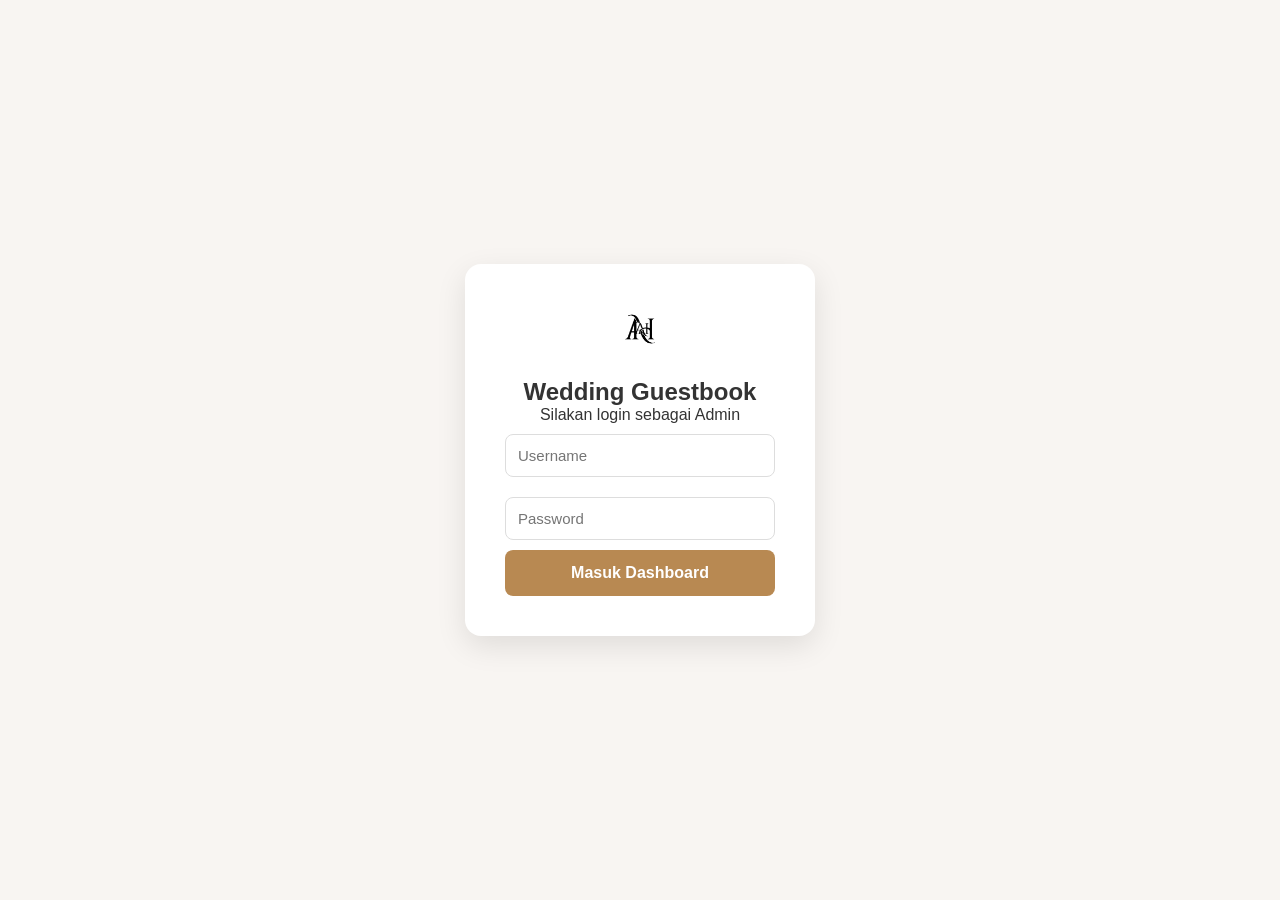
<file: index.html>
<!DOCTYPE html>
<html lang="id">
<head>
<meta charset="UTF-8">
<meta name="viewport" content="width=device-width, initial-scale=1.0">

<title>Login Admin</title>

<link rel="stylesheet" href="css/style.css">

<style>

body{
    margin:0;
    background:#f8f5f2;
    display:flex;
    justify-content:center;
    align-items:center;
    height:100vh;
    font-family:Arial,sans-serif;
}

.login-box{

    width:350px;

    background:white;

    padding:40px;

    border-radius:16px;

    box-shadow:0 10px 30px rgba(0,0,0,.1);

    text-align:center;

}

.login-box img{

    width:90px;

    margin-bottom:20px;

}

input{

    width:100%;

    padding:12px;

    margin:10px 0;

    border:1px solid #ddd;

    border-radius:8px;

    box-sizing:border-box;

}

button{

    width:100%;

    padding:14px;

    border:none;

    border-radius:8px;

    background:#b88952;

    color:white;

    font-size:16px;

    cursor:pointer;

}

button:hover{

    opacity:.9;

}

</style>

</head>

<body>

<div class="login-box">

<img src="assets/logo.png">

<h2>Wedding Guestbook</h2>

<p>Silakan login sebagai Admin</p>

<input id="username" placeholder="Username">

<input id="password" type="password" placeholder="Password">

<button onclick="login()">

Masuk Dashboard

</button>

</div>

<script src="js/config.js"></script>
<script src="js/login.js"></script>

</body>
</html>
</file>
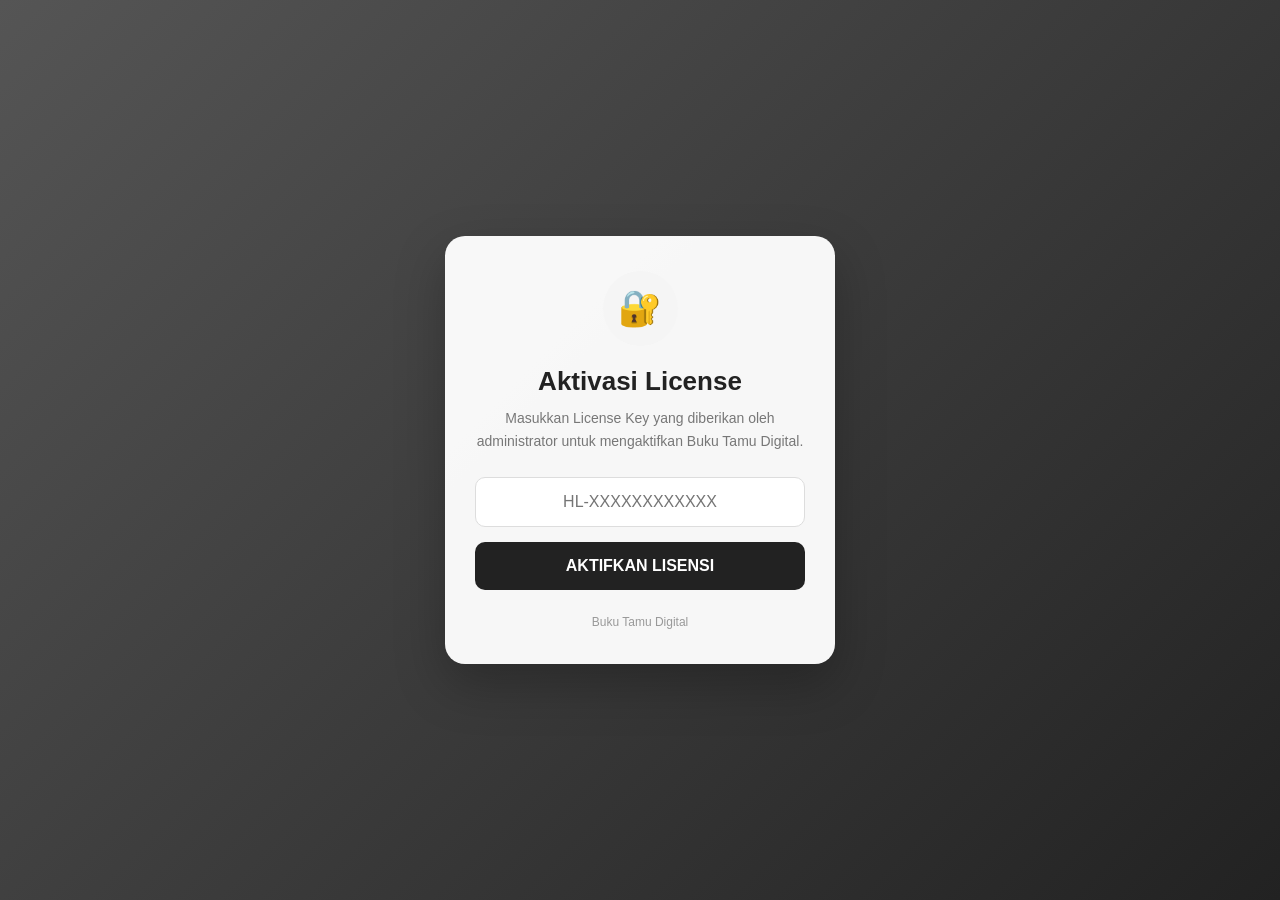
<file: activation.html>
<!DOCTYPE html>
<html lang="id">

<head>
    <meta charset="UTF-8">
    <meta name="viewport" content="width=device-width, initial-scale=1.0">

    <title>Aktivasi License - Buku Tamu Digital</title>

    <link rel="stylesheet" href="css/style.css">

    <style>
        * {
            box-sizing: border-box;
        }

        body {
            margin: 0;
            min-height: 100vh;
            display: flex;
            align-items: center;
            justify-content: center;

            font-family: Arial, sans-serif;

            background:
    linear-gradient(
        135deg,
        #555,
        #222
    );
        }

        .license-container {
            width: 100%;
            max-width: 430px;
            padding: 20px;
        }

        .license-card {
            background: rgba(255, 255, 255, 0.96);
            border-radius: 20px;
            padding: 35px 30px;

            text-align: center;

            box-shadow:
                0 20px 50px rgba(0, 0, 0, 0.25);

            animation: fadeIn 0.6s ease;
        }

        .license-icon {
            width: 75px;
            height: 75px;

            margin: 0 auto 20px;

            display: flex;
            align-items: center;
            justify-content: center;

            border-radius: 50%;

            background: #f5f5f5;

            font-size: 35px;
        }

        h1 {
            margin: 0 0 10px;
            font-size: 26px;
            color: #222;
        }

        .subtitle {
            margin: 0 0 25px;
            color: #777;
            font-size: 14px;
            line-height: 1.6;
        }

        .license-input {
            width: 100%;

            padding: 15px;

            border: 1px solid #ddd;
            border-radius: 10px;

            font-size: 16px;
            text-align: center;

            outline: none;

            transition: 0.2s;
        }

        .license-input:focus {
            border-color: #333;
            box-shadow: 0 0 0 3px rgba(0, 0, 0, 0.05);
        }

        .activate-button {
            width: 100%;

            margin-top: 15px;

            padding: 15px;

            border: none;
            border-radius: 10px;

            background: #222;
            color: white;

            font-size: 16px;
            font-weight: bold;

            cursor: pointer;

            transition: 0.2s;
        }

        .activate-button:hover {
            background: #444;
        }

        .activate-button:disabled {
            opacity: 0.6;
            cursor: not-allowed;
        }

        .message {
            margin-top: 15px;
            padding: 12px;

            border-radius: 8px;

            font-size: 14px;

            display: none;
        }

        .message.success {
            display: block;
            background: #e8f5e9;
            color: #2e7d32;
        }

        .message.error {
            display: block;
            background: #ffebee;
            color: #c62828;
        }

        .loading {
            display: none;
            margin-top: 15px;
            color: #777;
            font-size: 14px;
        }

        .footer {
            margin-top: 25px;
            font-size: 12px;
            color: #999;
        }

        @keyframes fadeIn {
            from {
                opacity: 0;
                transform: translateY(20px);
            }

            to {
                opacity: 1;
                transform: translateY(0);
            }
        }
    </style>
</head>

<body>

    <div class="license-container">

        <div class="license-card">

            <div class="license-icon">
                🔐
            </div>

            <h1>Aktivasi License</h1>

            <p class="subtitle">
                Masukkan License Key yang diberikan oleh
                administrator untuk mengaktifkan
                Buku Tamu Digital.
            </p>

            <input
                type="text"
                id="licenseInput"
                class="license-input"
                placeholder="HL-XXXXXXXXXXXX"
                autocomplete="off"
                spellcheck="false"
            >

            <button
                id="activateButton"
                class="activate-button"
                onclick="activateLicense()"
            >
                AKTIFKAN LISENSI
            </button>

            <div id="loading" class="loading">
                Memeriksa license...
            </div>

            <div id="message" class="message"></div>

            <div class="footer">
                Buku Tamu Digital
            </div>

        </div>

    </div>

    <script src="js/config.js"></script>
    <script src="js/license.js"></script>
    
</body>

</html>
</file>
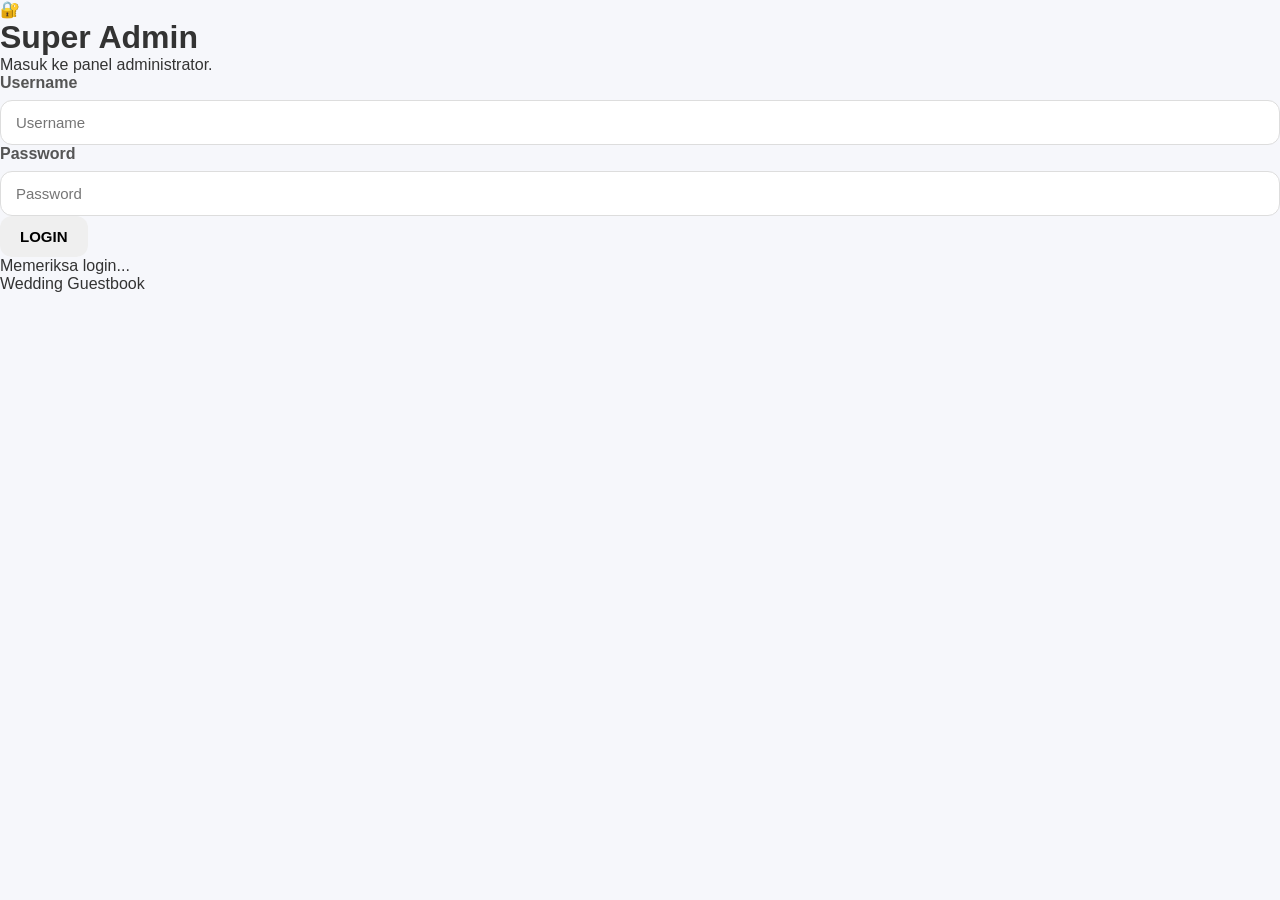
<file: admin-login.html>
<!DOCTYPE html>
<html lang="id">

<head>

<meta charset="UTF-8">

<meta name="viewport"
      content="width=device-width, initial-scale=1.0">

<title>Super Admin Login</title>

<link rel="stylesheet" href="css/style.css">

</head>

<body>

<div class="login-container">

    <div class="login-card">

        <div class="login-icon">
            🔐
        </div>

        <h1>Super Admin</h1>

        <p class="subtitle">
            Masuk ke panel administrator.
        </p>

        <form id="adminLoginForm">

            <div class="form-group">

                <label>
                    Username
                </label>

                <input
                    type="text"
                    id="username"
                    class="login-input"
                    placeholder="Username"
                    autocomplete="username"
                    required
                >

            </div>

            <div class="form-group">

                <label>
                    Password
                </label>

                <input
                    type="password"
                    id="password"
                    class="login-input"
                    placeholder="Password"
                    autocomplete="current-password"
                    required
                >

            </div>

            <button
                type="submit"
                id="loginButton"
                class="login-button"
            >
                LOGIN
            </button>

        </form>

        <div id="loading"
             class="loading">

            Memeriksa login...

        </div>

        <div id="message"
             class="message">
        </div>

        <div class="footer">
            Wedding Guestbook
        </div>

    </div>

</div>

<script src="js/config.js"></script>
<script src="js/admin-login.js"></script>

</body>

</html>
</file>
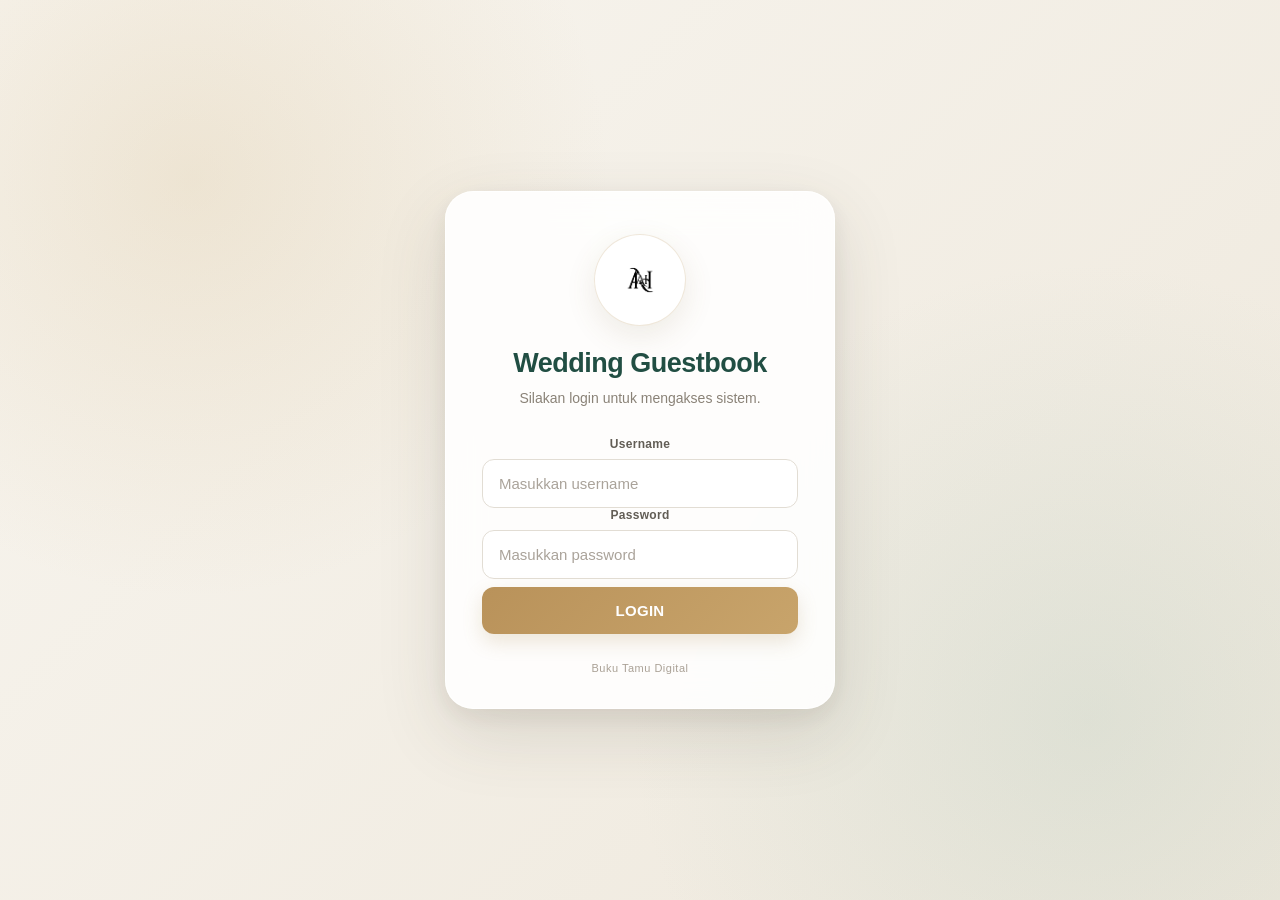
<file: dashboard.html>
<!DOCTYPE html>
<html lang="id">

<head>

    <meta charset="UTF-8">

    <meta name="viewport" content="width=device-width, initial-scale=1.0">

    <title>Dashboard - Wedding Guestbook</title>

    <link rel="stylesheet" href="css/style.css">

    <style>

        :root {
            --primary: #214E43;
            --secondary: #2f6a5c;
            --accent: #E8C547;
        }

        /* ================= DELIVERY ================= */

        .delivery-stats {
            display: grid;
            grid-template-columns: repeat(2, 1fr);
            gap: 12px;
            margin-top: 15px;
        }

        .delivery-item {
            display: flex;
            justify-content: space-between;
            align-items: center;

            padding: 12px 16px;

            border-radius: 12px;

            font-weight: 600;
            color: white;
        }

        .delivery-item strong {
            font-size: 22px;
        }

        .delivery-item.wa {
            background: #28a745;
        }

        .delivery-item.fisik {
            background: #4ac3f3;
        }

        .delivery-item.both {
            background: #ffc107;
            color: #333;
        }

        .delivery-item.none {
            background: #dc3545;
        }

        /* ================= ADMIN DROPDOWN ================= */

        .admin-wrapper {
            position: relative;
        }

        .admin {
            border: none;
            cursor: pointer;

            background: white;
            color: #333;

            padding: 12px 20px;

            border-radius: 50px;

            box-shadow: 0 10px 30px rgba(0,0,0,.08);

            font-size: 15px;
            font-weight: 600;

            display: flex;
            align-items: center;
            gap: 6px;
        }

        .admin:hover {
            transform: translateY(-2px);
        }

        .admin-menu {
            display: none;

            position: absolute;

            right: 0;
            top: calc(100% + 10px);

            min-width: 200px;

            background: white;

            border-radius: 14px;

            padding: 8px;

            box-shadow: 0 10px 30px rgba(0,0,0,.15);

            z-index: 9999;
        }

        .admin-menu.show {
            display: block;
        }

        .admin-menu a {
            display: block;

            padding: 12px 14px;

            border-radius: 10px;

            color: #333;

            text-decoration: none;

            font-size: 14px;
        }

        .admin-menu a:hover {
            background: #f2f5f4;
        }

        /* License hanya untuk Super Admin */
        #adminLicenseMenu {
            display: none;
        }

    </style>

</head>


<body>


<!-- ================= SIDEBAR ================= -->

<aside class="sidebar">

    <div class="logo">

        <img
            src="assets/logo.png"
            alt="Logo"
        >

        <h2 id="appName"></h2>

    </div>


    <nav>

        <a href="dashboard.html" class="active">
            🏠 Dashboard
        </a>

        <a href="guests.html">
            👥 Daftar Tamu
        </a>

        <a href="scanner.html">
            📷 Scanner
        </a>

        <a href="#" id="displayMenu">
    📺 Display
</a>

        <a href="invitation.html">
            💌 Undangan
        </a>

        <a href="settings.html">
            ⚙ Pengaturan
        </a>

    </nav>

</aside>


<!-- ================= CONTENT ================= -->

<main class="content">


    <!-- ================= TOPBAR ================= -->

    <header class="topbar">

        <div>

            <h1>
                Dashboard
            </h1>

            <p>
                Selamat datang di Wedding Guestbook
            </p>

        </div>


        <div class="admin-wrapper">

            <button
                class="admin"
                id="adminName"
                type="button"
            >
                👤 Admin ▾
            </button>


            <div
                class="admin-menu"
                id="adminMenu"
            >

                <a
                    href="license.html"
                    id="adminLicenseMenu"
                >
                    🔑 Kelola License
                </a>

                <a
                    href="#"
                    id="logoutMenu"
                >
                    🚪 Logout
                </a>

            </div>

        </div>

    </header>


    <!-- ================= HERO ================= -->

    <section
        id="hero"
        class="hero"
    >

        <div class="hero-overlay"></div>


        <div class="hero-content">

            <img
                id="weddingLogo"
                class="hero-logo"
                src="assets/logo.png"
                alt="Wedding Logo"
            >


            <h1 id="coupleName">
                Loading...
            </h1>


            <p id="weddingDate"></p>

            <p id="weddingVenue"></p>

        </div>

    </section>


    <!-- ================= STATISTICS ================= -->

    <section class="cards">


        <div class="card">

            <h3>
                Total Tamu
            </h3>

            <h2 id="total">
                0
            </h2>

        </div>


        <div class="card">

            <h3>
                Sudah Hadir
            </h3>

            <h2 id="hadir">
                0
            </h2>

        </div>


        <div class="card">

            <h3>
                Belum Hadir
            </h3>

            <h2 id="belum">
                0
            </h2>

        </div>


    </section>


    <!-- ================= PROGRESS ================= -->

    <section class="activity">

        <h2>
            📈 Progress Kehadiran
        </h2>


        <div class="progress-box">

            <div class="progress-bar">

                <div
                    id="progressFill"
                    class="progress-fill"
                ></div>

            </div>


            <div
                id="progressText"
                class="progress-text"
            >
                0%
            </div>

        </div>

    </section>


    <!-- ================= AKTIVITAS ================= -->

    <section class="activity">

        <h2>
            Aktivitas Terbaru
        </h2>


        <div id="latestGuest">

            Belum ada tamu yang check-in.

        </div>

    </section>


    <!-- ================= DELIVERY ================= -->

    <section class="activity">

        <h2>
            📦 Status Pengiriman
        </h2>


        <div class="delivery-stats">


            <div class="delivery-item wa">

                <span>
                    🟢 WhatsApp
                </span>

                <strong id="waCount">
                    0
                </strong>

            </div>


            <div class="delivery-item fisik">

                <span>
                    🔵 Fisik
                </span>

                <strong id="fisikCount">
                    0
                </strong>

            </div>


            <div class="delivery-item both">

                <span>
                    🟡 Keduanya
                </span>

                <strong id="bothCount">
                    0
                </strong>

            </div>


            <div class="delivery-item none">

                <span>
                    🔴 Belum
                </span>

                <strong id="noneCount">
                    0
                </strong>

            </div>


        </div>

    </section>


</main>

<!-- ================= JAVASCRIPT ================= -->

<script src="js/config.js"></script>
<script src="js/license.js"></script>
<script src="js/session.js"></script>
<script src="js/dashboard.js"></script>

</body>

</html>
</file>
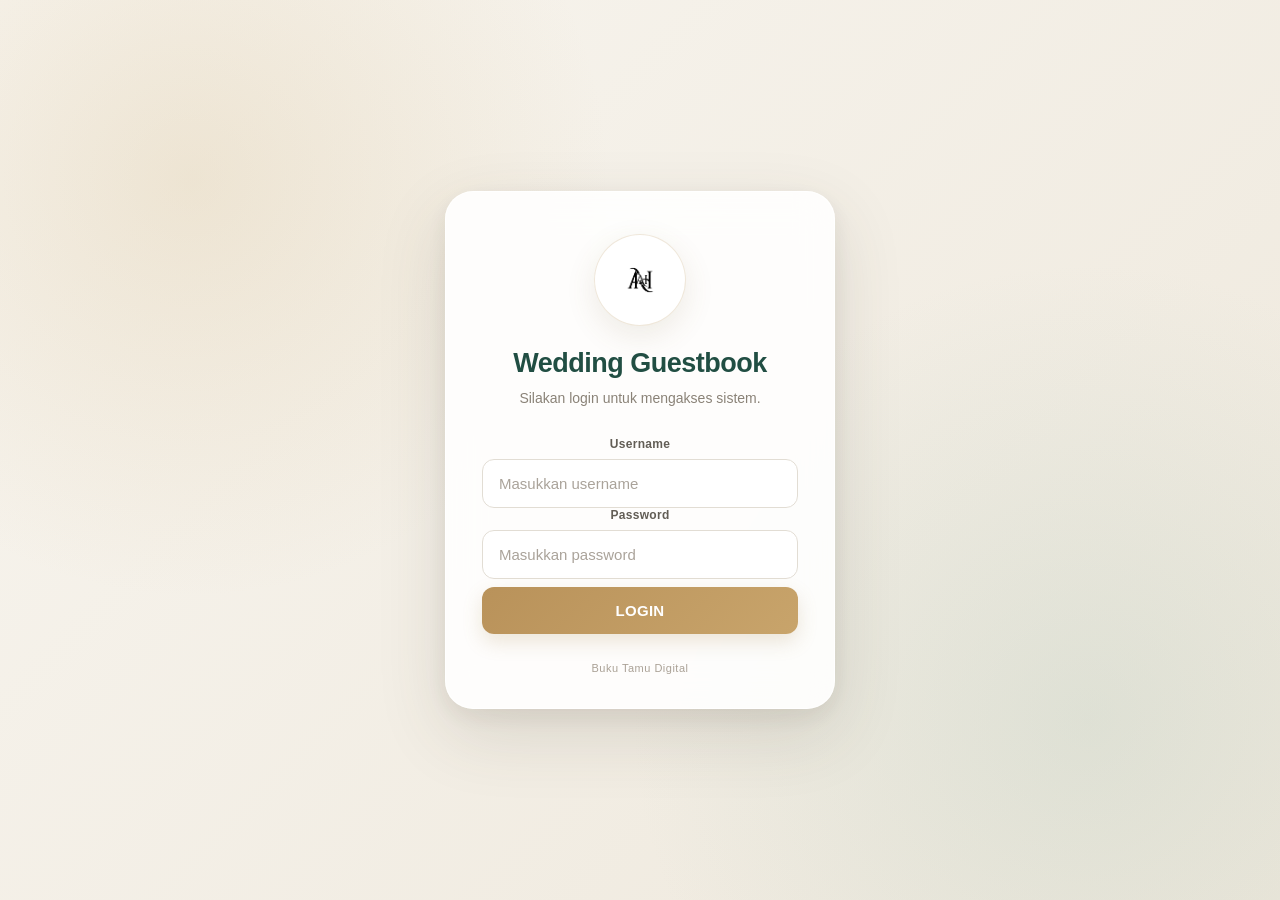
<file: display.html>
<!DOCTYPE html>
<html lang="id">

<head>

    <meta charset="UTF-8">

    <meta name="viewport"
          content="width=device-width, initial-scale=1.0">

    <title>Display - Wedding Guestbook</title>

    <link rel="stylesheet" href="css/style.css">

    <style>

        * {
            box-sizing: border-box;
        }

        body {

            margin: 0;

            min-height: 100vh;

            background:
                linear-gradient(
                    135deg,
                    #214E43,
                    #2f6a5c
                );

            font-family: Arial, sans-serif;

            color: white;

            overflow: hidden;

        }


        /* ================= DISPLAY ================= */

        .display-page {

            min-height: 100vh;

            display: flex;

            flex-direction: column;

            align-items: center;

            justify-content: center;

            padding: 40px;

            text-align: center;

        }


        /* ================= LOGO ================= */

        #weddingLogo {

            width: 100px;

            height: 100px;

            object-fit: contain;

            margin-bottom: 20px;

            display: none;

        }


        /* ================= COUPLE ================= */

        #coupleName {

            margin: 0;

            font-size: clamp(
                40px,
                5vw,
                80px
            );

            font-weight: 700;

        }


        .welcome {

            margin-top: 15px;

            font-size: clamp(
                22px,
                2.5vw,
                36px
            );

            opacity: .9;

        }


        /* ================= LATEST ================= */

        .latest-title {

            margin-top: 45px;

            margin-bottom: 25px;

            font-size: clamp(
                25px,
                3vw,
                42px
            );

        }


        #latestGuest {

            width: min(
                900px,
                90vw
            );

            display: flex;

            flex-direction: column;

            gap: 15px;

        }


        .guest-card {

            display: flex;

            align-items: center;

            gap: 20px;

            padding: 18px 25px;

            border-radius: 18px;

            background: rgba(
                255,
                255,
                255,
                .14
            );

            backdrop-filter: blur(10px);

            text-align: left;

            box-shadow:
                0 10px 30px
                rgba(0,0,0,.12);

        }


        .guest-icon {

            font-size: 35px;

            width: 55px;

            text-align: center;

        }


        .guest-info {

            flex: 1;

        }


        .guest-name {

            font-size: 24px;

            font-weight: 700;

            margin-bottom: 5px;

        }


        .guest-status {

            font-size: 16px;

            opacity: .8;

        }


        .guest-time {

            font-size: 18px;

            opacity: .8;

        }


        /* ================= EMPTY ================= */

        .empty {

            padding: 30px;

            border-radius: 18px;

            background: rgba(
                255,
                255,
                255,
                .1
            );

            font-size: 20px;

        }


        /* ================= FULLSCREEN BUTTON ================= */

        #fullscreenBtn {

            position: fixed;

            right: 20px;

            bottom: 20px;

            border: none;

            background: rgba(
                255,
                255,
                255,
                .15
            );

            color: white;

            padding: 12px 18px;

            border-radius: 30px;

            cursor: pointer;

            font-size: 14px;

        }


        #fullscreenBtn:hover {

            background: rgba(
                255,
                255,
                255,
                .25
            );

        }


        /* ================= MOBILE ================= */

        @media (max-width: 600px) {

            .display-page {

                padding: 20px;

            }

            #coupleName {

                font-size: 36px;

            }

            .welcome {

                font-size: 20px;

            }

            .latest-title {

                margin-top: 30px;

            }

            .guest-card {

                padding: 15px;

            }

            .guest-name {

                font-size: 18px;

            }

            .guest-time {

                font-size: 14px;

            }

        }

    </style>

</head>


<body>


<div class="display-page">


    <!-- LOGO -->

    <img
        id="weddingLogo"
        src=""
        alt="Wedding Logo"
    >


    <!-- NAMA PENGANTIN -->

    <h1 id="coupleName">

        Loading...

    </h1>


    <!-- WELCOME -->

    <div class="welcome">

        Selamat Datang

    </div>


    <!-- TITLE -->

    <div class="latest-title">

        🎉 Tamu Terbaru 🎉

    </div>


    <!-- TAMU -->

    <div id="latestGuest">

        <div class="empty">

            Memuat data tamu...

        </div>

    </div>


</div>


<button
    id="fullscreenBtn"
    onclick="toggleFullscreen()"
>
    ⛶ Fullscreen
</button>


<script src="js/config.js"></script>

<script src="js/display.js"></script>


</body>

</html>
</file>
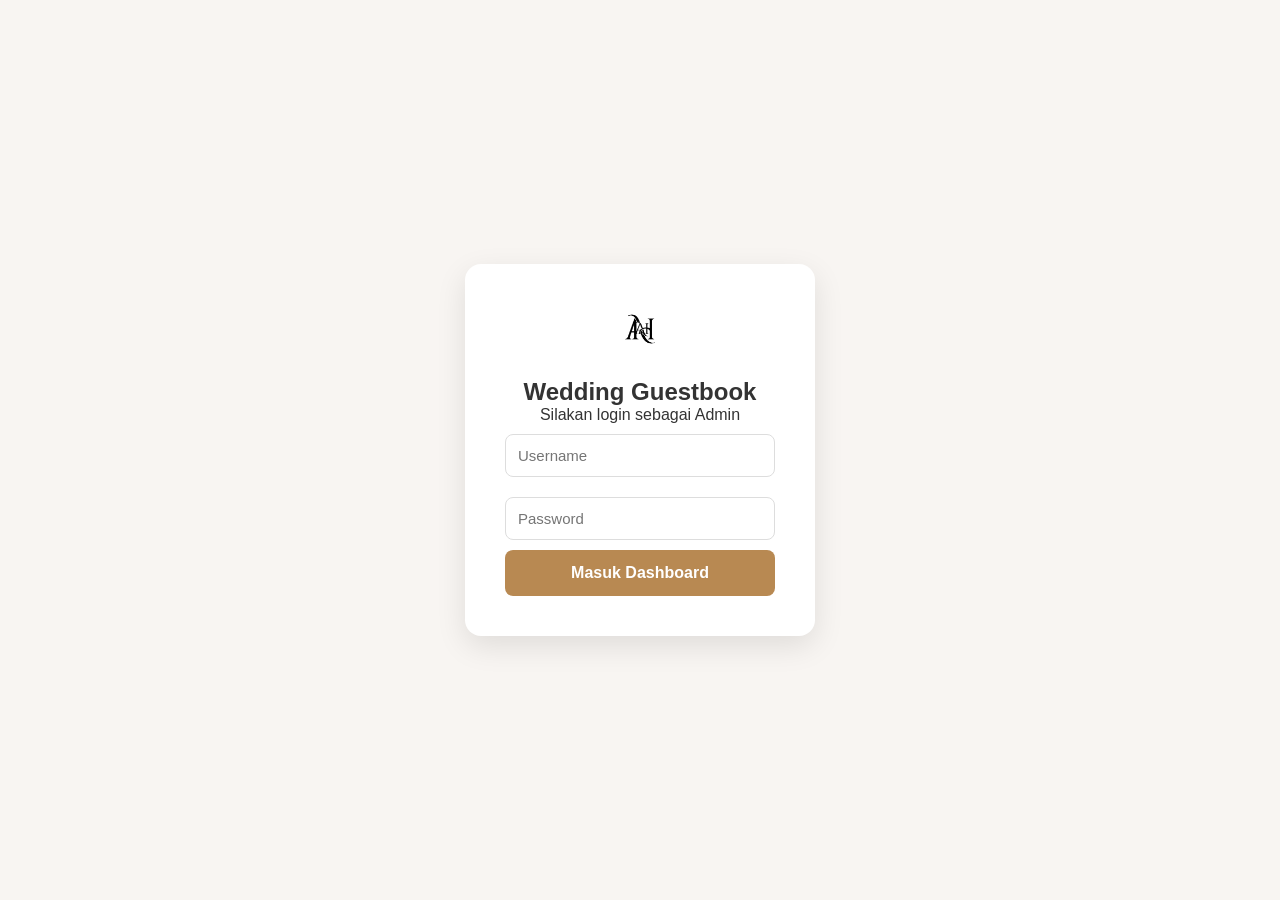
<file: invitation.html>
<!DOCTYPE html>
<html lang="id">

<head>

<meta charset="UTF-8">

<meta
    name="viewport"
    content="width=device-width, initial-scale=1.0"
>

<title>Undangan - Wedding Guestbook</title>

<link
    rel="stylesheet"
    href="css/style.css"
>

<link
    rel="stylesheet"
    href="https://cdnjs.cloudflare.com/ajax/libs/font-awesome/6.7.2/css/all.min.css"
>

<style>

/* =====================================================
   TABLE
===================================================== */

table{
    width:100%;
    border-collapse:collapse;
    background:white;
}

th,
td{
    padding:12px;
    border-bottom:1px solid #eee;
    text-align:left;
}


/* =====================================================
   ACTION BUTTON
===================================================== */

.action-btn{

    padding:8px 12px;

    border:none;

    border-radius:6px;

    cursor:pointer;

    margin-right:5px;

    display:inline-flex;

    align-items:center;

    gap:6px;

    font-weight:600;

}

.action-btn:disabled{

    opacity:.5;

    cursor:not-allowed;

}


/* =====================================================
   BUTTON COLORS
===================================================== */

.preview{

    background:#214E43;

    color:white;

}

.wa{

    background:#25D366;

    color:white;

}

.print{

    background:#E8C547;

    color:#111;

}

.edit-btn{

    background:#6c63ff;

    color:white;

}

.delete-btn{

    background:#dc3545;

    color:white;

}

.edit-btn:hover{

    background:#554ee6;

}

.delete-btn:hover{

    background:#bb2d3b;

}


/* =====================================================
   DELIVERY STATUS
===================================================== */

.delivery{

    display:inline-block;

    padding:6px 12px;

    border-radius:20px;

    font-size:13px;

    font-weight:bold;

    color:white;

    white-space:nowrap;

}

.delivery.wa{

    background:#28a745;

}

.delivery.fisik{

    background:#29b6e6;

}

.delivery.both{

    background:#ffc107;

    color:#222;

}

.delivery.none{

    background:#dc3545;

}


/* =====================================================
   FILTER
===================================================== */

.filter-bar{

    display:flex;

    flex-wrap:wrap;

    gap:10px;

    margin:15px 0;

}

.filter-bar button{

    border:none;

    padding:10px 16px;

    border-radius:8px;

    cursor:pointer;

    background:#f2f2f2;

    font-weight:600;

    transition:.2s;

}

.filter-bar button:hover{

    background:#214E43;

    color:white;

}


/* =====================================================
   MODAL
===================================================== */

.modal-overlay{

    display:none;

    position:fixed;

    inset:0;

    background:rgba(0,0,0,.45);

    backdrop-filter:blur(5px);

    justify-content:center;

    align-items:center;

    z-index:9999;

}

.modal-overlay.show{

    display:flex;

}

.modal-box{

    width:min(500px,90%);

    background:white;

    border-radius:18px;

    padding:25px;

    box-shadow:0 20px 60px rgba(0,0,0,.2);

}

.modal-header{

    display:flex;

    justify-content:space-between;

    align-items:center;

    margin-bottom:20px;

}

.modal-header h2{

    margin:0;

}

.modal-close{

    border:none;

    background:none;

    font-size:30px;

    cursor:pointer;

    color:#777;

}

.form-group{

    margin-bottom:15px;

}

.form-group label{

    display:block;

    margin-bottom:6px;

    font-weight:600;

}

.form-group input,
.form-group select{

    width:100%;

    box-sizing:border-box;

    padding:11px 13px;

    border:1px solid #ddd;

    border-radius:9px;

    font-size:14px;

}

.modal-actions{

    display:flex;

    justify-content:flex-end;

    gap:10px;

    margin-top:20px;

}


/* =====================================================
   MOBILE
===================================================== */

@media(max-width:700px){

    th,
    td{

        padding:10px 8px;

        font-size:13px;

    }

    .action-btn{

        margin-bottom:5px;

    }

    .delivery{

        font-size:12px;

        padding:5px 9px;

    }

}

</style>

</head>


<body>

<div class="layout">


    <!-- =================================================
         SIDEBAR
    ================================================== -->

    <aside class="sidebar">

        <div class="logo">

            <img src="assets/logo.png">

            <h2>
                Wedding Guestbook
            </h2>

        </div>


        <nav>

            <a href="dashboard.html">
                🏠 Dashboard
            </a>

            <a href="guests.html">
                👥 Daftar Tamu
            </a>

            <a href="scanner.html">
                📷 Scanner
            </a>


            <a
                href="https://script.google.com/macros/s/AKfycbxypLyJtFO5DdrkBFHPEE6fGqG8HvHyubI4hxfN4jcb00m5auniNEjIvpfQLrFs5Y7P/exec?page=display"
                target="_blank"
            >
                📺 Display
            </a>


            <a
                href="invitation.html"
                class="active"
            >
                💌 Undangan
            </a>


            <a href="settings.html">
                ⚙ Pengaturan
            </a>


            <a
                href="#"
                onclick="logout()"
            >
                🚪 Logout
            </a>

        </nav>

    </aside>



    <!-- =================================================
         CONTENT
    ================================================== -->

    <main class="content">


        <header class="topbar">

            <h1>
                💌 Undangan
            </h1>

        </header>


        <!-- SEARCH -->

        <div style="margin:20px 0;">

            <input
                type="text"
                id="searchGuest"
                placeholder="🔍 Cari nama tamu..."
                onkeyup="searchGuest()"
                style="
                    width:100%;
                    padding:12px 15px;
                    border:1px solid #ddd;
                    border-radius:10px;
                    font-size:15px;
                    box-sizing:border-box;
                "
            >

        </div>


        <!-- FILTER -->

        <div class="filter-bar">

            <button
                onclick="filterDelivery('all')"
            >
                Semua
            </button>


            <button
                onclick="filterDelivery('wa')"
            >
                🟢 WhatsApp
            </button>


            <button
                onclick="filterDelivery('fisik')"
            >
                🔵 Fisik
            </button>


            <button
                onclick="filterDelivery('both')"
            >
                🟡 Keduanya
            </button>


            <button
                onclick="filterDelivery('none')"
            >
                🔴 Belum
            </button>

        </div>


        <!-- RESULT -->

        <p
            id="resultInfo"
            style="
                margin-top:10px;
                color:#777;
                font-size:14px;
            "
        >
            Menampilkan 0 tamu
        </p>


        <!-- PAGINATION -->

        <div
            style="
                display:flex;
                justify-content:space-between;
                align-items:center;
                margin:15px 0;
            "
        >

            <button
                id="prevBtn"
                class="action-btn"
            >
                ◀ Sebelumnya
            </button>


            <span id="pageInfo">
                Halaman 1 / 1
            </span>


            <button
                id="nextBtn"
                class="action-btn"
            >
                Berikutnya ▶
            </button>

        </div>


        <!-- TABLE -->

        <table>

            <thead>

                <tr>

                    <th>ID</th>

                    <th>Nama</th>

                    <th>Notes</th>

                    <th>
                        Status Pengiriman
                    </th>

                    <th>Aksi</th>

                </tr>

            </thead>


            <tbody id="guestTable">

            </tbody>

        </table>


    </main>

</div>



<!-- =====================================================
     EDIT GUEST MODAL
===================================================== -->

<div
    id="editGuestModal"
    class="modal-overlay"
>

    <div class="modal-box">


        <div class="modal-header">

            <h2>
                ✏️ Edit Tamu
            </h2>


            <button
                onclick="closeEditModal()"
                class="modal-close"
            >
                ×
            </button>

        </div>



        <!-- ID -->

        <div class="form-group">

            <label>
                ID
            </label>

            <input
                type="text"
                id="editGuestId"
                readonly
            >

        </div>



        <!-- NAMA -->

        <div class="form-group">

            <label>
                Nama Tamu
            </label>

            <input
                type="text"
                id="editGuestName"
                placeholder="Nama tamu"
            >

        </div>



        <!-- NOTES -->

        <div class="form-group">

            <label>
                Notes
            </label>

            <input
                type="text"
                id="editGuestNotes"
                placeholder="Contoh: Teman sekolah"
            >

        </div>



        <!-- =================================================
             STATUS PENGIRIMAN
        ================================================== -->

        <div class="form-group">

            <label>
                Status Pengiriman
            </label>

            <select id="editGuestDelivery">

                <option value="none">
                    🔴 Belum
                </option>

                <option value="wa">
                    🟢 WhatsApp
                </option>

                <option value="fisik">
                    🔵 Fisik
                </option>

                <option value="both">
                    🟡 Keduanya
                </option>

            </select>

        </div>



        <!-- =================================================
             TIPE TAMU
        ================================================== -->

        <div class="form-group">

            <label>
                Tipe Tamu
            </label>

            <select id="editGuestTipe">

                <option value="">
                    Pilih tipe
                </option>

                <option value="VIP">
                    VIP
                </option>

                <option value="Bridesmaid">
                    Bridesmaid
                </option>

                <option value="Keluarga">
                    Keluarga
                </option>

                <option value="Reguler">
                    Reguler
                </option>

            </select>

        </div>



        <!-- ACTION -->

        <div class="modal-actions">


            <button
                class="action-btn"
                onclick="closeEditModal()"
            >
                Batal
            </button>


            <button
                class="action-btn edit-btn"
                onclick="saveGuestEdit()"
            >
                💾 Simpan Perubahan
            </button>


        </div>

    </div>

</div>



<!-- =====================================================
     SCRIPT
===================================================== -->

<script src="js/config.js"></script>

<script src="js/invitation.js"></script>


<script>

if(
    localStorage.getItem("login") !== "true"
){

    location.href =
        "index.html";

}


function logout(){

    localStorage.removeItem(
        "login"
    );

    localStorage.removeItem(
        "user"
    );

    localStorage.removeItem(
        "spreadsheetId"
    );

    location.href =
        "login.html";

}

</script>


</body>

</html>
</file>
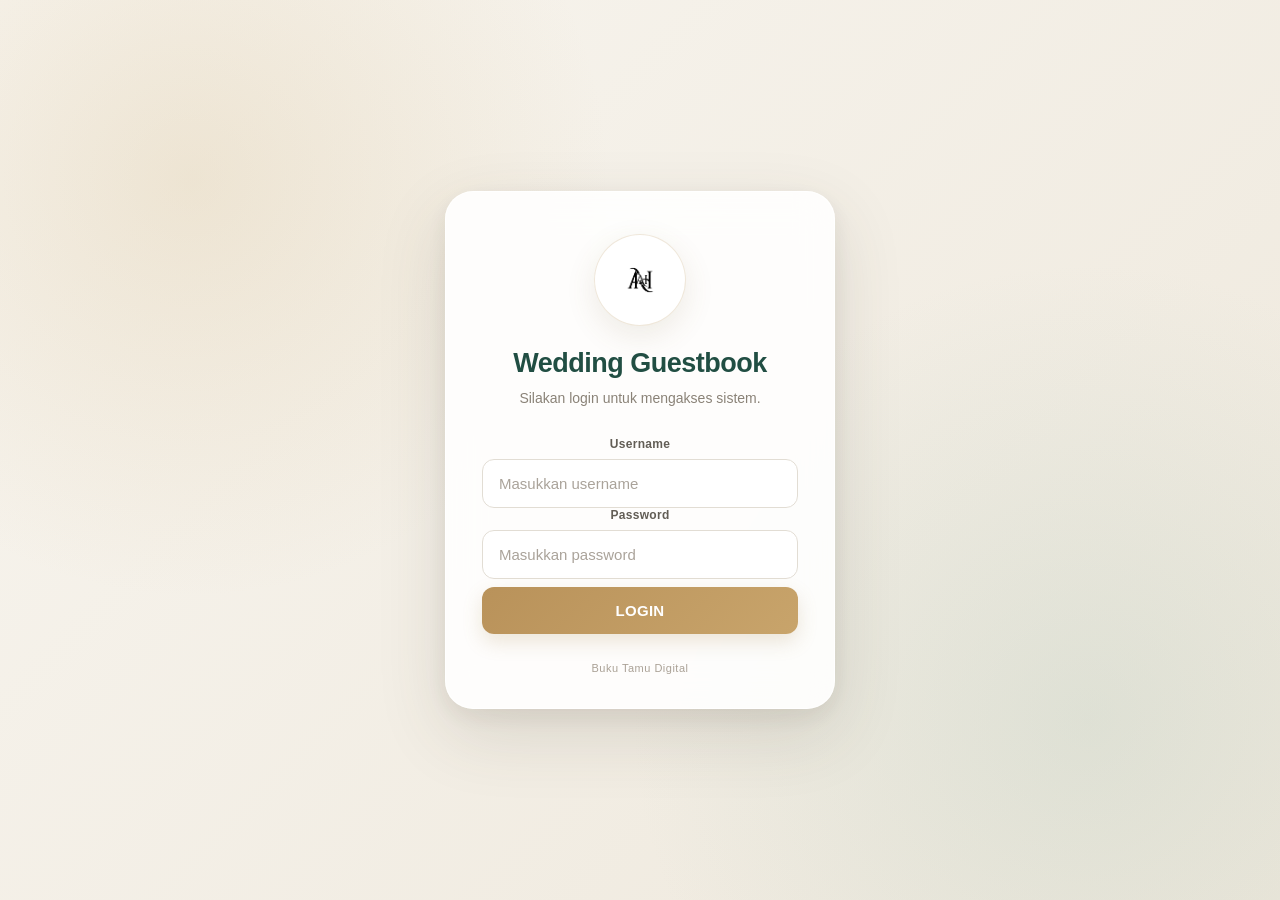
<file: license.html>
<!DOCTYPE html>
<html lang="id">

<head>

    <meta charset="UTF-8">

    <meta name="viewport" content="width=device-width, initial-scale=1.0">

    <title>License Management</title>

    <link rel="stylesheet" href="css/style.css">

    <style>

        .license-header {
            display: flex;
            justify-content: space-between;
            align-items: center;
            margin-bottom: 20px;
            gap: 15px;
        }

        .license-header h2 {
            margin: 0;
        }

        .license-btn {
            border: none;
            padding: 11px 18px;
            border-radius: 10px;
            background: #214E43;
            color: white;
            font-weight: 600;
            cursor: pointer;
        }

        .license-btn:hover {
            opacity: .9;
        }

        .license-table-box {
    background: #ffffff;
    border-radius: 15px;
    padding: 20px;
    overflow-x: auto;
}

.license-table {
    width: 100%;
    border-collapse: collapse;
    min-width: 750px;
}

.license-table th,
.license-table td {
    padding: 13px 12px;
    text-align: left;
    border-bottom: 1px solid #eee;
}

.license-table th {
    background: #214E43;
    color: #f5f7f6;
    font-weight: 700;
}

.license-table td {
    color: #333;
}

        .status-active {
            color: #198754;
            font-weight: 700;
        }

        .status-inactive {
            color: #dc3545;
            font-weight: 700;
        }

        .empty-license {
            text-align: center;
            padding: 30px;
            color: #777;
        }

    .license-actions {
    display: flex;
    gap: 6px;
    flex-wrap: wrap;
}

.license-action {
    border: none;
    padding: 7px 9px;
    border-radius: 7px;
    cursor: pointer;
    font-size: 14px;
    font-weight: 600;
}

.btn-edit {
    background: #e8f1ff;
    color: #1e5aa8;
}

.btn-toggle {
    background: #fff4d6;
    color: #9a6a00;
}

.btn-delete {
    background: #ffe5e5;
    color: #c62828;
}

.btn-share {
    background: #e5f7ed;
    color: #198754;
}

.btn-edit:hover,
.btn-toggle:hover,
.btn-delete:hover,
.btn-share:hover {
    opacity: .8;
}
    </style>

</head>


<body>


<!-- ================= SIDEBAR ================= -->

<aside class="sidebar">

    <div class="logo">

        <img src="assets/logo.png" alt="Logo">

        <h2 id="appName"></h2>

    </div>


    <nav>

        <a href="dashboard.html">
            🏠 Dashboard
        </a>

        <a href="guests.html">
            👥 Daftar Tamu
        </a>

        <a href="scanner.html">
            📷 Scanner
        </a>

        <a href="https://script.google.com/macros/s/AKfycbxypLyJtFO5DdrkBFHPEE6fGqG8HvHyubI4hxfN4jcb00m5auniNEjIvpfQLrFs5Y7P/exec?page=display"
           target="_blank">
            📺 Display
        </a>

        <a href="invitation.html">
            💌 Undangan
        </a>

        <a href="settings.html">
            ⚙ Pengaturan
        </a>

        <a href="license.html" class="active">
            🔑 License
        </a>

        <a href="#" onclick="logout()">
            🚪 Logout
        </a>

    </nav>

</aside>


<!-- ================= CONTENT ================= -->

<main class="content">


    <header class="topbar">

        <div>

            <h1>License Management</h1>

            <p>
                Kelola license customer
            </p>

        </div>


        <div class="admin" id="adminName">
            👤 Super Admin
        </div>

    </header>


    <!-- ================= LICENSE ================= -->

    <section class="activity">


        <div class="license-header">

            <div>

                <h2>🔑 Daftar License</h2>

            </div>


            <button
                class="license-btn"
                onclick="buatLicense()">

                + Buat License

            </button>

        </div>


        <div class="license-table-box">

            <table class="license-table">

               <thead>
    <tr>
        <th>Customer</th>
        <th>License</th>
        <th>Username</th>
        <th>Password</th>
        <th>Domain</th>
        <th>Status</th>
        <th>Activated</th>
        <th>Spreadsheet ID</th>
        <th>Aksi</th>
    </tr>
</thead>


                <tbody id="licenseTable">

                    <tr>

                        <td colspan="6"
                            class="empty-license">

                            Memuat data license...

                        </td>

                    </tr>

                </tbody>

            </table>

        </div>


    </section>


</main>


<!-- ================= SCRIPT ================= -->

<script src="js/config.js"></script>

<script src="js/license.js"></script>

<script src="js/session.js"></script>

<script src="js/license-page.js"></script>


</body>

</html>
</file>
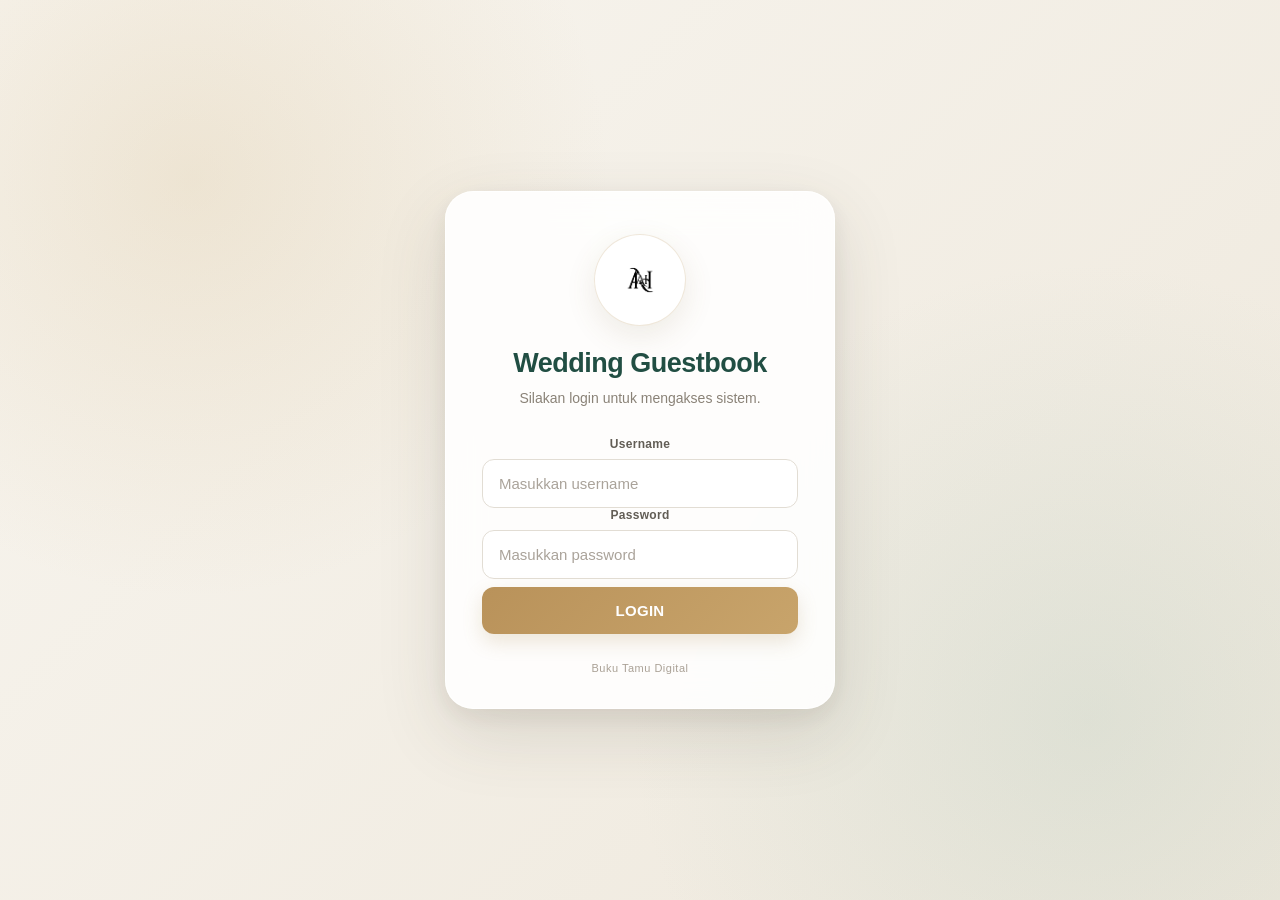
<file: login.html>
<!DOCTYPE html>
<html lang="id">

<head>

    <meta charset="UTF-8">

    <meta
        name="viewport"
        content="width=device-width, initial-scale=1.0"
    >

    <title>Login - Buku Tamu Digital</title>

    <link
        rel="stylesheet"
        href="css/style.css"
    >

    <style>

        * {
            box-sizing: border-box;
        }

        body {
    margin: 0;
    min-height: 100vh;

    display: flex;
    align-items: center;
    justify-content: center;

    font-family: Arial, sans-serif;

    background:
        radial-gradient(
            circle at 15% 20%,
            rgba(214, 190, 145, 0.28),
            transparent 32%
        ),
        radial-gradient(
            circle at 85% 80%,
            rgba(170, 195, 181, 0.25),
            transparent 35%
        ),
        linear-gradient(
            135deg,
            #f8f5ef,
            #eee8dc
        );

    position: relative;
    overflow: hidden;
}

        .login-container {

            width: 100%;

            max-width: 430px;

            padding: 20px;

        }

        .login-card {
    position: relative;

    background: rgba(255, 255, 255, 0.88);

    backdrop-filter: blur(18px);
    -webkit-backdrop-filter: blur(18px);

    border: 1px solid rgba(255,255,255,.8);

    border-radius: 28px;

    padding: 42px 36px 34px;

    text-align: center;

    box-shadow:
        0 25px 70px rgba(72, 63, 48, 0.14),
        0 8px 25px rgba(72, 63, 48, 0.08);

    animation: fadeIn .6s ease;
}

      .login-icon {
    width: 92px;
    height: 92px;

    margin: 0 auto 22px;

    display: flex;
    align-items: center;
    justify-content: center;

    border-radius: 50%;

    background: #fff;

    border: 1px solid rgba(190,160,110,.25);

    box-shadow:
        0 10px 30px rgba(120, 95, 55, .12);

    overflow: hidden;
}

.login-icon img {
    width: 100%;
    height: 100%;

    object-fit: contain;

    padding: 6px;
}

       h1 {
    margin: 0 0 8px;

    font-size: 27px;

    font-weight: 700;

    letter-spacing: -0.5px;

    color: #214e43;
}

     .subtitle {
    margin: 0 0 28px;

    color: #8a8277;

    font-size: 14px;

    line-height: 1.6;
}

        .admin-info {

            margin-bottom: 20px;

            padding: 10px 12px;

            background: #f5f5f5;

            border-radius: 8px;

            font-size: 13px;

            color: #666;

        }

        .form-group label {
    display: block;

    margin-bottom: 8px;

    font-size: 12px;

    font-weight: 700;

    color: #625d55;

    letter-spacing: .3px;
}

       .login-input {
    width: 100%;

    padding: 15px 16px;

    border: 1px solid #e2ddd4;

    border-radius: 12px;

    font-size: 15px;

    outline: none;

    background: rgba(255,255,255,.8);

    color: #333;

    transition: .2s;
}

.login-input::placeholder {
    color: #aaa39a;
}

.login-input:focus {
    border-color: #b9965b;

    background: #fff;

    box-shadow:
        0 0 0 4px rgba(185,150,91,.10);
}

   .login-button {
    width: 100%;

    margin-top: 8px;

    padding: 15px;

    border: none;

    border-radius: 12px;

    background:
        linear-gradient(
            135deg,
            #b9925a,
            #c8a46b
        );

    color: white;

    font-size: 15px;

    font-weight: bold;

    letter-spacing: .3px;

    cursor: pointer;

    box-shadow:
        0 8px 20px rgba(166,130,72,.20);

    transition:
        transform .2s,
        box-shadow .2s;
}

.login-button:hover {
    transform: translateY(-2px);

    box-shadow:
        0 12px 25px rgba(166,130,72,.28);
}

.login-button:active {
    transform: translateY(0);
}  

        .license-box {

            display: none;

            margin-top: 15px;

        }

        .license-box.show {

            display: block;

        }

        .message {

            display: none;

            margin-top: 15px;

            padding: 12px;

            border-radius: 8px;

            font-size: 14px;

        }

        .message.error {

            background: #ffebee;

            color: #c62828;

        }

        .message.success {

            background: #e8f5e9;

            color: #2e7d32;

        }

        .loading {

            display: none;

            margin-top: 15px;

            color: #777;

            font-size: 14px;

        }

       .footer {
    margin-top: 28px;

    font-size: 11px;

    color: #aaa196;

    letter-spacing: .5px;
}

        @keyframes fadeIn {

            from {

                opacity: 0;

                transform: translateY(20px);

            }

            to {

                opacity: 1;

                transform: translateY(0);

            }

        }

    </style>

</head>

<body>

<div class="login-container">

    <div class="login-card">

        <!-- LOGO -->
        <div class="login-icon">
            <img
                src="assets/logo.png"
                alt="Logo Wedding Guestbook"
            >
        </div>

        <h1>Wedding Guestbook</h1>

        <p class="subtitle">
            Silakan login untuk mengakses sistem.
        </p>


        <!-- LOGIN -->
        <form id="loginForm">

            <div class="form-group">

                <label for="username">
                    Username
                </label>

                <input
                    type="text"
                    id="username"
                    class="login-input"
                    placeholder="Masukkan username"
                    autocomplete="username"
                    required
                >

            </div>


            <div class="form-group">

                <label for="password">
                    Password
                </label>

                <input
                    type="password"
                    id="password"
                    class="login-input"
                    placeholder="Masukkan password"
                    autocomplete="current-password"
                    required
                >

            </div>


            <button
                type="submit"
                id="loginButton"
                class="login-button"
            >
                LOGIN
            </button>

        </form>


        <div
            id="loading"
            class="loading"
        >
            Memeriksa...
        </div>


        <div
            id="message"
            class="message"
        ></div>


        <div class="footer">
            Buku Tamu Digital
        </div>

    </div>

</div>


<script src="js/config.js"></script>
<script src="js/login.js"></script>

</body>

</html>
</file>
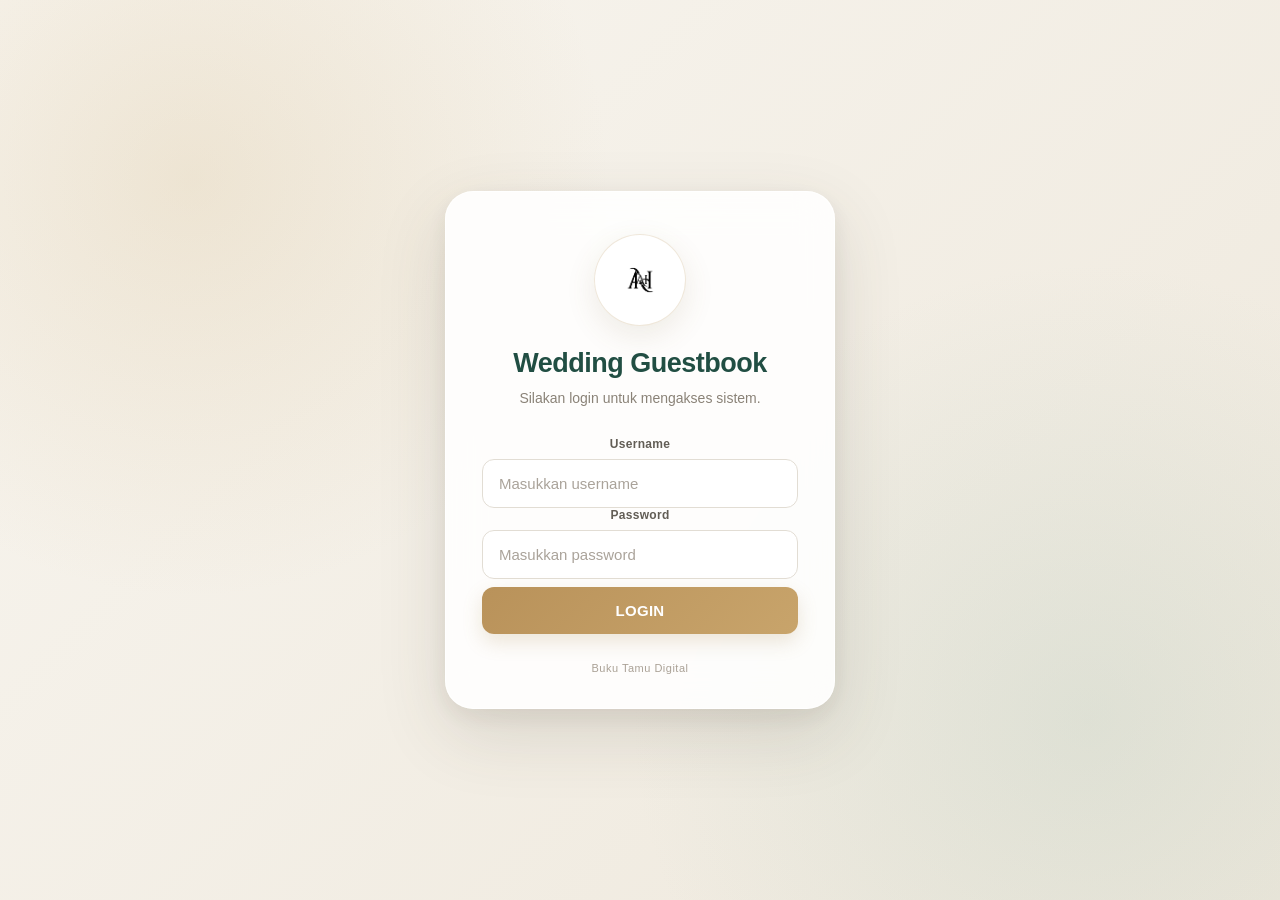
<file: settings.html>
<!DOCTYPE html>
<html lang="id">
<head>
    <meta charset="UTF-8">
    <meta name="viewport" content="width=device-width, initial-scale=1.0">
    <title>Pengaturan</title>

    <link rel="stylesheet" href="css/style.css">
</head>
<body>

<div class="layout">

    <!-- Sidebar -->
    <aside class="sidebar">

        <div class="logo">
            <img src="assets/logo.png">
            <h2>Wedding Guestbook</h2>
        </div>

        <nav>

    <a href="dashboard.html">🏠 Dashboard</a>

    <a href="guests.html">👥 Daftar Tamu</a>

    <a href="scanner.html">📷 Scanner</a>

    <a href="https://script.google.com/macros/s/AKfycbxypLyJtFO5DdrkBFHPEE6fGqG8HvHyubI4hxfN4jcb00m5auniNEjIvpfQLrFs5Y7P/exec?page=display" target="_blank">
        📺 Display
    </a>

    <a href="invitation.html">💌 Undangan</a>

    <a href="settings.html" class="active">⚙ Pengaturan</a>

    <a href="#" onclick="logout()">🚪 Logout</a>

</nav>

    </aside>

    <main class="content">

        <h1>Pengaturan Wedding</h1>

        <div class="card">

            <label>Nama Pengantin Wanita</label>
            <input id="bride" type="text">

            <br><br>

            <label>Nama Pengantin Pria</label>
            <input id="groom" type="text">

            <br><br>

            <label>Tanggal Wedding</label>
            <input id="date" type="date">

            <br><br>

            <label>Lokasi</label>
            <input id="venue" type="text">

            <br><br>

           <label>Link Undangan Digital</label>

<input
    id="invitationLink"
    type="text"
    placeholder="https://story.digimo.id/.....">

<br><br>



            <label>Logo Wedding</label>

<input
    type="file"
    id="logoFile"
    accept="image/*">

<input
    type="hidden"
    id="logo">

<br><br>

<img
    id="logoPreview"
    style="
        width:150px;
        border-radius:12px;
        display:none;
        border:1px solid #ddd;
    ">

<label>Background Wedding</label>

<input
    type="file"
    id="bgFile"
    accept="image/*">

<input
    type="hidden"
    id="background">

<br><br>

<img
    id="bgPreview"
    style="
        width:100%;
        max-height:220px;
        object-fit:cover;
        border-radius:12px;
        display:none;
        border:1px solid #ddd;
    ">
<label>Background QR Card</label>

<input
type="file"
id="cardBgFile"
accept="image/*">

<input
type="hidden"
id="cardBackground">

<br><br>

<img
id="cardBgPreview"
style="
width:100%;
max-height:220px;
object-fit:cover;
border-radius:12px;
display:none;
border:1px solid #ddd;
">

            <br><br>

            <label>Tema</label>

<select id="theme">

    <option value="emerald">🌿 Emerald</option>
    <option value="gold">🥇 Gold</option>
    <option value="rosegold">🌸 Rose Gold</option>
    <option value="royalblue">🔵 Royal Blue</option>
    <option value="black">⚫ Black Luxury</option>

</select>

<br><br>

<label>Username</label>

<input
    id="username"
    type="text">

<br><br>

<label>Password</label>

<input
    id="password"
    type="password">

<br><br>

<label>Password</label>

<input
    id="password"
    type="password">

<br><br>

<label>Template WhatsApp</label>

<textarea
    id="waTemplate"
    rows="10"
    style="
        width:100%;
        padding:12px;
        border:1px solid #ddd;
        border-radius:10px;
        resize:vertical;
        font-family:inherit;
    "></textarea>

<small>
Gunakan:
<br>
<b>{nama}</b> = Nama tamu
<br>
<b>{link}</b> = Link undangan
</small>

<br><br>

<button id="saveBtn">💾 Simpan</button>

        </div>

    </main>

</div>

<script src="js/config.js"></script>
<script src="js/license.js"></script>
<script src="js/session.js"></script>
<script src="js/settings.js"></script>

<script>

if (localStorage.getItem("login") != "true") {
    location.href = "index.html";
}

function logout() {

    localStorage.removeItem("login");
    sessionStorage.clear();

    location.href = "login.html";

}

</script>

</body>
</html>
</file>
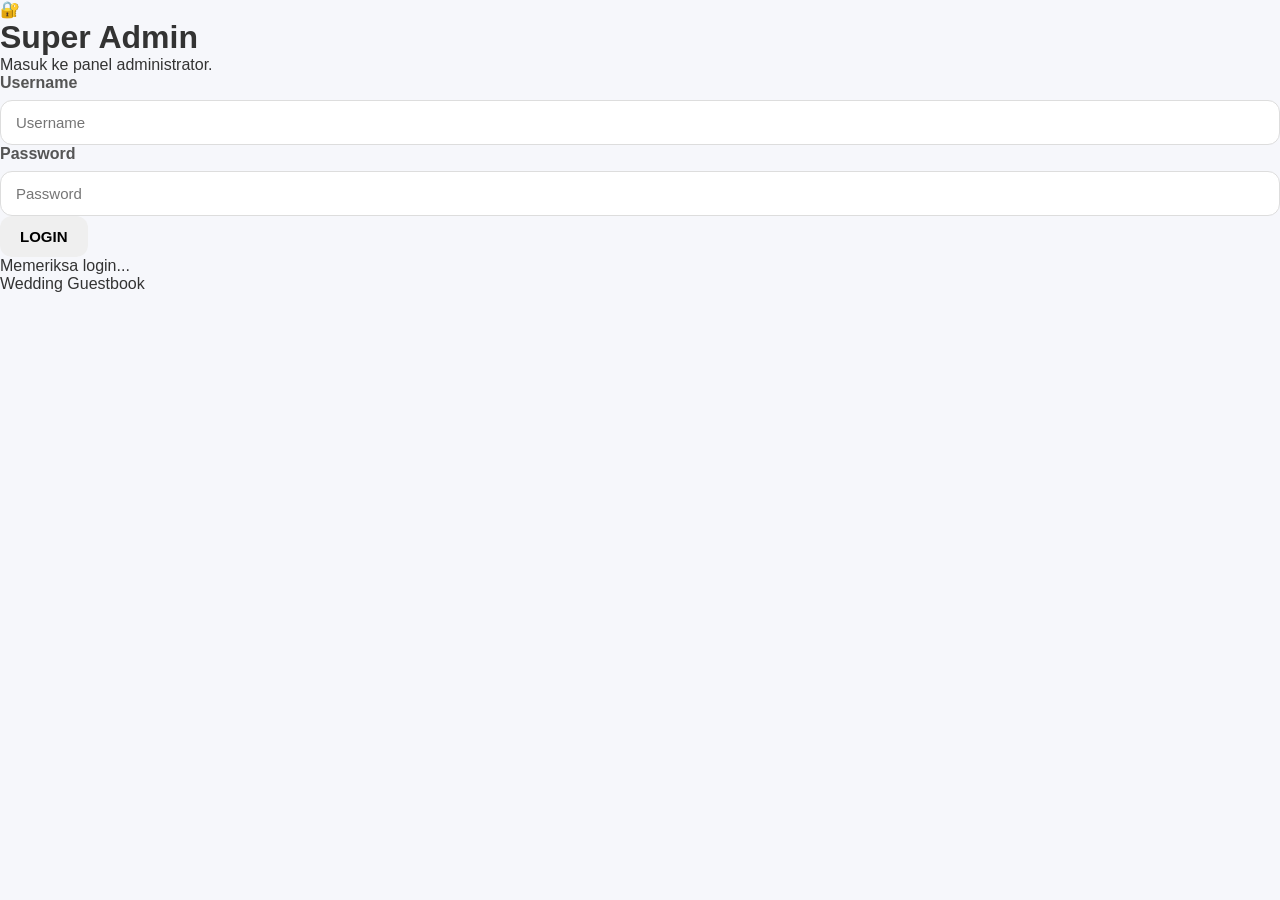
<file: superadmin.html>
<!DOCTYPE html>
<html lang="id">

<head>
    <meta charset="UTF-8">
    <meta name="viewport" content="width=device-width, initial-scale=1.0">

    <title>Super Admin - Wedding Guestbook</title>

    <link rel="stylesheet" href="css/style.css">

    <style>
        * {
            box-sizing: border-box;
        }

        body {
            margin: 0;
            font-family: Arial, sans-serif;
            background: #f5f6f8;
            color: #222;
        }

        .topbar {
            height: 70px;
            background: #222;
            color: white;
            display: flex;
            align-items: center;
            justify-content: space-between;
            padding: 0 30px;
        }

        .topbar h2 {
            margin: 0;
            font-size: 20px;
        }

        .admin-info {
            display: flex;
            align-items: center;
            gap: 15px;
        }

        .logout-btn {
            border: none;
            background: #444;
            color: white;
            padding: 9px 15px;
            border-radius: 8px;
            cursor: pointer;
        }

        .container {
            max-width: 1200px;
            margin: 30px auto;
            padding: 0 20px;
        }

        .header {
            display: flex;
            justify-content: space-between;
            align-items: center;
            margin-bottom: 25px;
        }

        .header h1 {
            margin: 0;
        }

        .header p {
            margin: 7px 0 0;
            color: #777;
        }

        .create-btn {
            border: none;
            background: #222;
            color: white;
            padding: 13px 20px;
            border-radius: 10px;
            cursor: pointer;
            font-weight: bold;
        }

        .stats {
            display: grid;
            grid-template-columns: repeat(4, 1fr);
            gap: 15px;
            margin-bottom: 25px;
        }

        .stat-card {
            background: white;
            padding: 20px;
            border-radius: 14px;
            box-shadow: 0 3px 15px rgba(0,0,0,.06);
        }

        .stat-card span {
            display: block;
            color: #777;
            font-size: 13px;
            margin-bottom: 8px;
        }

        .stat-card strong {
            font-size: 28px;
        }

        .table-card {
            background: white;
            border-radius: 14px;
            padding: 20px;
            box-shadow: 0 3px 15px rgba(0,0,0,.06);
            overflow-x: auto;
        }

        table {
            width: 100%;
            border-collapse: collapse;
            min-width: 800px;
        }

        th,
        td {
            padding: 13px 10px;
            text-align: left;
            border-bottom: 1px solid #eee;
        }

        th {
            font-size: 13px;
            color: #666;
            background: #fafafa;
        }

        td {
            font-size: 14px;
        }

        .badge {
            display: inline-block;
            padding: 5px 10px;
            border-radius: 20px;
            font-size: 12px;
            font-weight: bold;
        }

        .badge.active {
            background: #e8f5e9;
            color: #2e7d32;
        }

        .badge.inactive {
            background: #ffebee;
            color: #c62828;
        }

        .license-key {
            font-family: monospace;
            font-weight: bold;
        }

        .empty {
            text-align: center;
            padding: 40px;
            color: #888;
        }

        /* MODAL */

        .modal {
            display: none;
            position: fixed;
            inset: 0;
            background: rgba(0,0,0,.55);
            align-items: center;
            justify-content: center;
            padding: 20px;
            z-index: 999;
        }

        .modal.show {
            display: flex;
        }

        .modal-box {
            background: white;
            width: 100%;
            max-width: 430px;
            border-radius: 18px;
            padding: 25px;
        }

        .modal-box h2 {
            margin-top: 0;
        }

        .form-group {
            margin-bottom: 15px;
        }

        .form-group label {
            display: block;
            margin-bottom: 6px;
            font-size: 13px;
            font-weight: bold;
        }

        .form-group input {
            width: 100%;
            padding: 13px;
            border: 1px solid #ddd;
            border-radius: 9px;
            font-size: 15px;
        }

        .modal-actions {
            display: flex;
            gap: 10px;
            margin-top: 20px;
        }

        .modal-actions button {
            flex: 1;
            padding: 12px;
            border: none;
            border-radius: 9px;
            cursor: pointer;
            font-weight: bold;
        }

        .cancel-btn {
            background: #eee;
        }

        .save-btn {
            background: #222;
            color: white;
        }

        .result {
            display: none;
            margin-top: 15px;
            padding: 15px;
            background: #f5f5f5;
            border-radius: 10px;
        }

        .result strong {
            display: block;
            margin-bottom: 5px;
        }

        .new-license {
            font-family: monospace;
            font-size: 18px;
            font-weight: bold;
            word-break: break-all;
        }

        @media(max-width: 700px) {

            .topbar {
                padding: 0 15px;
            }

            .container {
                padding: 0 12px;
            }

            .header {
                align-items: flex-start;
                flex-direction: column;
                gap: 15px;
            }

            .stats {
                grid-template-columns: repeat(2, 1fr);
            }
        }
    </style>
</head>

<body>

    <div class="topbar">

        <h2>🎟️ Wedding Guestbook</h2>

        <div class="admin-info">

            <span id="adminName">
                Super Admin
            </span>

            <button
                class="logout-btn"
                onclick="logout()">
                Logout
            </button>

        </div>

    </div>


    <div class="container">

        <div class="header">

            <div>

                <h1>Super Admin</h1>

                <p>
                    Kelola license dan customer Wedding Guestbook.
                </p>

            </div>

            <button
                class="create-btn"
                onclick="openCreateModal()">

                + Buat License

            </button>

        </div>


        <!-- STATISTIK -->

        <div class="stats">

            <div class="stat-card">

                <span>Total License</span>

                <strong id="totalLicense">
                    0
                </strong>

            </div>


            <div class="stat-card">

                <span>Active</span>

                <strong id="activeLicense">
                    0
                </strong>

            </div>


            <div class="stat-card">

                <span>Sudah Dipakai</span>

                <strong id="usedLicense">
                    0
                </strong>

            </div>


            <div class="stat-card">

                <span>Belum Dipakai</span>

                <strong id="unusedLicense">
                    0
                </strong>

            </div>

        </div>


        <!-- TABLE -->

        <div class="table-card">

            <table>

                <thead>

                    <tr>

                        <th>No</th>
                        <th>License</th>
                        <th>Owner</th>
                        <th>Domain</th>
                        <th>Status</th>
                        <th>Activated</th>

                    </tr>

                </thead>

                <tbody id="licenseTable">

                    <tr>

                        <td
                            colspan="6"
                            class="empty">

                            Memuat license...

                        </td>

                    </tr>

                </tbody>

            </table>

        </div>

    </div>


    <!-- MODAL CREATE LICENSE -->

    <div
        id="createModal"
        class="modal">

        <div class="modal-box">

            <h2>
                Buat License Baru
            </h2>

            <p style="color:#777;font-size:14px;">
                Masukkan nama customer.
            </p>


            <div class="form-group">

                <label>
                    Nama Customer
                </label>

                <input
                    type="text"
                    id="ownerName"
                    placeholder="Contoh: Anggia & Haidar">

            </div>


            <div class="modal-actions">

                <button
                    class="cancel-btn"
                    onclick="closeCreateModal()">

                    Batal

                </button>

                <button
                    class="save-btn"
                    id="createButton"
                    onclick="createNewLicense()">

                    BUAT LICENSE

                </button>

            </div>


            <div
                id="licenseResult"
                class="result">

                <strong>
                    License berhasil dibuat:
                </strong>

                <div
                    id="newLicense"
                    class="new-license">
                </div>

            </div>

        </div>

    </div>


    <script src="js/config.js"></script>
    <script src="js/superadmin.js"></script>

</body>

</html>
</file>
<file: css/style.css>
/* ==========================================
   WEDDING GUESTBOOK PREMIUM v2
========================================== */

:root{
    --primary:#214E43;
    --secondary:#2f6a5c;
    --accent:#E8C547;

    --success:#2ecc71;
    --warning:#f1c40f;
    --danger:#e74c3c;

    --white:#ffffff;
    --dark:#222;
    --gray:#777;
    --bg:#f6f7fb;

    --radius:18px;
    --shadow:0 10px 30px rgba(0,0,0,.08);
    --transition:.3s ease;
}

/* ==========================================
RESET
========================================== */

*{
    margin:0;
    padding:0;
    box-sizing:border-box;
    font-family:"Segoe UI",sans-serif;
}

html{
    scroll-behavior:smooth;
}

body{
    background:var(--bg);
    color:#333;
}

/* Scrollbar */

::-webkit-scrollbar{
    width:10px;
}

::-webkit-scrollbar-track{
    background:#eee;
}

::-webkit-scrollbar-thumb{
    background:var(--primary);
    border-radius:20px;
}

::-webkit-scrollbar-thumb:hover{
    background:var(--secondary);
}

/* ==========================================
LAYOUT
========================================== */

.layout{
    display:flex;
    min-height:100vh;
}

.content{
    flex:1;
    padding:35px;
}

/* ==========================================
SIDEBAR
========================================== */

.sidebar{

    width:270px;

    background:linear-gradient(
        180deg,
        var(--primary),
        var(--secondary)
    );

    color:white;

    display:flex;
    flex-direction:column;

    padding:25px;

    box-shadow:
        6px 0 20px rgba(0,0,0,.08);

}

/* ==========================================
LOGO
========================================== */

.logo{
    text-align:center;
    margin-bottom:35px;
}

.logo img{

    width:95px;
    height:95px;

    border-radius:50%;

    object-fit:cover;

    border:4px solid rgba(255,255,255,.15);

    background:white;

    margin-bottom:15px;

    transition:var(--transition);

}

.logo img:hover{

    transform:rotate(5deg) scale(1.05);

}

.logo h2{

    font-size:22px;
    font-weight:700;
    line-height:1.3;

}

/* ==========================================
MENU
========================================== */

.sidebar nav{

    display:flex;
    flex-direction:column;
    flex:1;
    gap:8px;

}

.sidebar nav a{

    display:flex;
    align-items:center;

    gap:12px;

    text-decoration:none;

    color:white;

    padding:15px 18px;

    border-radius:14px;

    transition:var(--transition);

    font-weight:500;

}

.sidebar nav a:hover{

    background:rgba(255,255,255,.12);

    transform:translateX(6px);

}

.sidebar nav a.active{

    background:white;

    color:var(--primary);

    font-weight:bold;

    box-shadow:0 8px 18px rgba(0,0,0,.15);

}

/* Logout */

.sidebar nav a:last-child{

    margin-top:auto;

    background:#c0392b;

}

.sidebar nav a:last-child:hover{

    background:#e74c3c;

}

/* ==========================================
TOPBAR
========================================== */

.topbar{

    display:flex;

    justify-content:space-between;

    align-items:center;

    margin-bottom:30px;

}

.topbar h1{

    color:var(--primary);

    font-size:34px;

}

.topbar p{

    color:#777;

    margin-top:6px;

}

.admin{

    background:white;

    padding:12px 22px;

    border-radius:50px;

    box-shadow:var(--shadow);

    font-weight:600;

}
/* ==========================================
HERO
========================================== */

.hero{

    position:relative;

    overflow:hidden;

    border-radius:25px;

    padding:60px 40px;

    margin-bottom:35px;

    text-align:center;

    background:
        linear-gradient(
            rgba(0,0,0,.35),
            rgba(0,0,0,.35)
        ),
        center/cover no-repeat;

    color:white;

    box-shadow:var(--shadow);

}

.hero::before{

    content:"";

    position:absolute;

    inset:0;

    background:
        linear-gradient(
            135deg,
            rgba(255,255,255,.08),
            transparent
        );

}

.hero>*{

    position:relative;

    z-index:2;

}

.hero-logo{

    width:120px;

    height:120px;

    object-fit:cover;

    border-radius:50%;

    border:5px solid white;

    background:white;

    box-shadow:0 12px 30px rgba(0,0,0,.25);

    margin-bottom:20px;

    transition:.4s;

}

.hero-logo:hover{

    transform:scale(1.08) rotate(5deg);

}

.hero h1{

    font-size:42px;

    margin-bottom:10px;

    color:white;

}

.hero p{

    font-size:18px;

    opacity:.95;

    margin-top:6px;

}

/* ==========================================
STATISTIC CARD
========================================== */

.cards{

    display:grid;

    grid-template-columns:repeat(auto-fit,minmax(230px,1fr));

    gap:20px;

    margin-bottom:35px;

}

.card{

    background:white;

    border-radius:22px;

    padding:28px;

    box-shadow:var(--shadow);

    transition:.35s;

    position:relative;

    overflow:hidden;

}

.card::after{

    content:"";

    position:absolute;

    right:-40px;

    top:-40px;

    width:120px;

    height:120px;

    background:rgba(33,78,67,.05);

    border-radius:50%;

}

.card:hover{

    transform:translateY(-8px);

}

.card h3{

    color:#777;

    margin-bottom:10px;

}

.card h2{

    font-size:44px;

    color:var(--primary);

    transition:.3s;

}

.card:hover h2{

    transform:scale(1.08);

}

/* ==========================================
ACTIVITY
========================================== */

.activity{

    background:white;

    border-radius:22px;

    padding:28px;

    margin-bottom:30px;

    box-shadow:var(--shadow);

}

.activity h2{

    margin-bottom:20px;

    color:var(--primary);

}

/* ==========================================
LATEST GUEST
========================================== */

.latest-card{

    display:flex;

    align-items:center;

    justify-content:space-between;

    gap:15px;

    padding:18px;

    border-left:6px solid var(--primary);

    border-radius:16px;

    background:#f9fbfb;

    margin-bottom:12px;

    animation:fadeLatest .4s;

}

.latest-card:last-child{

    margin-bottom:0;

}

.latest-icon{

    width:60px;

    height:60px;

    border-radius:50%;

    display:flex;

    align-items:center;

    justify-content:center;

    background:var(--primary);

    color:white;

    font-size:26px;

}

.latest-info{

    flex:1;

}

.latest-info h3{

    color:var(--primary);

    margin-bottom:5px;

}

.latest-info p{

    color:#777;

}

.latest-time{

    font-size:22px;

    font-weight:bold;

    color:var(--primary);

}

@keyframes fadeLatest{

    from{

        opacity:0;

        transform:translateY(20px);

    }

    to{

        opacity:1;

        transform:translateY(0);

    }

}

/* ==========================================
PROGRESS
========================================== */

.progress-box{

    margin-top:20px;

}

.progress-bar{

    width:100%;

    height:22px;

    background:#ececec;

    border-radius:30px;

    overflow:hidden;

}

.progress-fill{

    width:0;

    height:100%;

    background:

    linear-gradient(

        90deg,

        var(--primary),

        var(--accent)

    );

    border-radius:30px;

    transition:width .8s ease;

}

.progress-text{

    margin-top:12px;

    text-align:center;

    font-size:20px;

    font-weight:bold;

    color:var(--primary);

}
/* ==========================================
TABLE
========================================== */

table{

    width:100%;

    border-collapse:collapse;

    background:white;

    border-radius:20px;

    overflow:hidden;

    box-shadow:var(--shadow);

}

th{

    background:var(--primary);

    color:white;

    padding:18px;

    text-align:left;

    font-size:15px;

}

td{

    padding:16px;

    border-bottom:1px solid #eee;

    transition:.3s;

}

tbody tr{

    transition:.3s;

}

tbody tr:hover{

    background:#f5faf8;

}

/* ==========================================
SEARCH
========================================== */

#search{

    width:100%;

    padding:14px 18px;

    border:1px solid #ddd;

    border-radius:14px;

    margin:20px 0;

    font-size:16px;

    transition:.3s;

}

#search:focus{

    outline:none;

    border-color:var(--primary);

    box-shadow:0 0 0 4px rgba(33,78,67,.12);

}

/* ==========================================
STATUS BADGE
========================================== */

.hadir{

    display:inline-block;

    background:#2ecc71;

    color:white;

    padding:7px 16px;

    border-radius:30px;

    font-size:13px;

    font-weight:bold;

}

.belum{

    display:inline-block;

    background:#f1c40f;

    color:#333;

    padding:7px 16px;

    border-radius:30px;

    font-size:13px;

    font-weight:bold;

}

/* ==========================================
BUTTON
========================================== */

button{

    border:none;

    border-radius:12px;

    padding:12px 20px;

    cursor:pointer;

    font-size:15px;

    font-weight:bold;

    transition:.25s;

}

button:hover{

    transform:translateY(-2px);

}

.btn-checkin{

    background:var(--primary);

    color:white;

}

.btn-checkin:hover{

    background:var(--secondary);

}

.btn-disabled{

    background:#dcdcdc;

    color:#666;

}

/* ==========================================
FORM
========================================== */

input,
select{

    width:100%;

    padding:13px 15px;

    border:1px solid #ddd;

    border-radius:12px;

    font-size:15px;

    transition:.3s;

    background:white;

}

input:focus,
select:focus{

    outline:none;

    border-color:var(--primary);

    box-shadow:0 0 0 4px rgba(33,78,67,.10);

}

label{

    display:block;

    margin-bottom:8px;

    font-weight:bold;

    color:#555;

}

/* ==========================================
SAVE BUTTON
========================================== */

#saveBtn{

    width:100%;

    margin-top:25px;

    padding:16px;

    background:var(--primary);

    color:white;

    font-size:17px;

}

#saveBtn:hover{

    background:var(--secondary);

}

/* ==========================================
IMAGE PREVIEW
========================================== */

#logoPreview{

    width:130px;

    height:130px;

    object-fit:cover;

    border-radius:18px;

    border:3px solid white;

    box-shadow:0 8px 20px rgba(0,0,0,.12);

}

#bgPreview{

    width:100%;

    height:230px;

    object-fit:cover;

    border-radius:18px;

    box-shadow:0 8px 20px rgba(0,0,0,.12);

}

/* ==========================================
LOGOUT
========================================== */

.sidebar nav a:last-child{

    margin-top:auto;

    background:#d9534f;

}

.sidebar nav a:last-child:hover{

    background:#c9302c;

}

/* ==========================================
RESPONSIVE
========================================== */

@media(max-width:900px){

    .layout{

        flex-direction:column;

    }

    .sidebar{

        width:100%;

        min-height:auto;

    }

    .topbar{

        flex-direction:column;

        align-items:flex-start;

        gap:15px;

    }

    .hero{

        padding:40px 20px;

    }

    .hero h1{

        font-size:30px;

    }

    .cards{

        grid-template-columns:1fr;

    }

    table{

        display:block;

        overflow-x:auto;

    }

}
/* ==========================================
HERO BACKGROUND
========================================== */

.hero{

    position:relative;

    min-height:340px;

    border-radius:24px;

    overflow:hidden;

    background-size:cover;

    background-position:center;

    background-repeat:no-repeat;

    display:flex;

    justify-content:center;

    align-items:center;

    margin-bottom:30px;

}

.hero-overlay{

    position:absolute;

    inset:0;

    background:linear-gradient(

        rgba(0,0,0,.25),

        rgba(0,0,0,.45)

    );

}

.hero-content{

    position:relative;

    z-index:2;

    text-align:center;

    color:white;

}

.hero-logo{

    width:120px;

    height:120px;

    border-radius:50%;

    object-fit:cover;

    border:5px solid rgba(255,255,255,.9);

    margin-bottom:20px;

}

.hero h1{

    color:white;

    font-size:44px;

}

.hero p{

    color:white;

    opacity:.95;

    font-size:18px;

}
.export-btn{

    display:flex;
    gap:15px;
    margin:20px 0;

}

.export-btn button{

    width:auto;
    padding:12px 22px;

}

.export-btn button:first-child{

    background:#27ae60;

}

.export-btn button:last-child{

    background:#c0392b;

}
/* ================= LAYOUT FIX ================= */

body {
    margin: 0;
    min-height: 100vh;
}

.sidebar {
    position: fixed;
    left: 0;
    top: 0;
    bottom: 0;

    width: 250px;

    display: flex;
    flex-direction: column;

    z-index: 1000;
}

.content {
    margin-left: 250px;

    min-height: 100vh;

    width: calc(100% - 250px);

    box-sizing: border-box;
}
/* ==========================================
   ADMIN DROPDOWN
========================================== */

.admin-wrapper {
    position: relative;
}

.admin {
    border: none;
    cursor: pointer;

    background: white;
    color: #333;

    padding: 12px 20px;
    border-radius: 50px;

    box-shadow: var(--shadow);

    font-size: 15px;
    font-weight: 600;

    display: flex;
    align-items: center;
    gap: 6px;
}

.admin:hover {
    transform: translateY(-2px);
}

.admin-menu {
    display: none;

    position: absolute;

    right: 0;
    top: calc(100% + 10px);

    width: 200px;

    background: white;

    border-radius: 14px;

    padding: 8px;

    box-shadow: 0 10px 30px rgba(0,0,0,.15);

    z-index: 9999;
}

.admin-menu.show {
    display: block;
}

.admin-menu a {
    display: block;

    padding: 12px 14px;

    border-radius: 10px;

    color: #333;

    text-decoration: none;

    font-size: 14px;

    transition: .2s;
}

.admin-menu a:hover {
    background: #f2f5f4;
}

/* License hanya untuk super admin */
#adminLicenseMenu {
    display: none;
}
/* ==========================================
   MOBILE FIX
   Sidebar atas, content bawah
   Desktop tetap sidebar di kiri
========================================== */

@media (max-width: 900px) {

    /* =========================
       SIDEBAR MOBILE
    ========================= */

    .sidebar {
        position: relative;
        left: auto;
        top: auto;
        bottom: auto;

        width: 100%;
        min-height: auto;
        height: auto;

        padding: 25px 20px;

        display: flex;
        flex-direction: column;

        box-sizing: border-box;
    }


    /* =========================
       LOGO
    ========================= */

    .logo {
        margin-bottom: 25px;
    }

    .logo img {
        width: 90px;
        height: 90px;
    }

    .logo h2 {
        font-size: 21px;
    }


    /* =========================
       MENU
    ========================= */

    .sidebar nav {
        display: flex;
        flex-direction: column;

        flex: none;

        width: 100%;
        gap: 7px;
    }

    .sidebar nav a {
        width: 100%;
        padding: 14px 18px;
    }


    /* Jangan geser menu saat hover di HP */
    .sidebar nav a:hover {
        transform: none;
    }


    /* =========================
       LOGOUT
    ========================= */

    .sidebar nav a:last-child {
        margin-top: 20px;
    }


    /* =========================
       CONTENT
    ========================= */

    .content {
        margin-left: 0;

        width: 100%;
        max-width: 100%;

        min-height: auto;

        padding: 25px 20px;

        box-sizing: border-box;
    }


    /* =========================
       TOPBAR
    ========================= */

    .topbar {
        flex-direction: column;

        align-items: flex-start;

        gap: 15px;

        margin-bottom: 25px;
    }


    .topbar h1 {
        font-size: 28px;
    }


    /* =========================
       HERO
    ========================= */

    .hero {
        padding: 40px 20px;

        min-height: 300px;

        border-radius: 20px;
    }

    .hero h1 {
        font-size: 30px;
    }

    .hero-logo {
        width: 100px;
        height: 100px;
    }


    /* =========================
       CARD
    ========================= */

    .cards {
        grid-template-columns: 1fr;
    }


    /* =========================
       TABLE
    ========================= */

    table {
        display: block;

        width: 100%;

        overflow-x: auto;
    }


    /* =========================
       DELIVERY
    ========================= */

    .delivery-stats {
        grid-template-columns: 1fr;
    }

}
</file>
